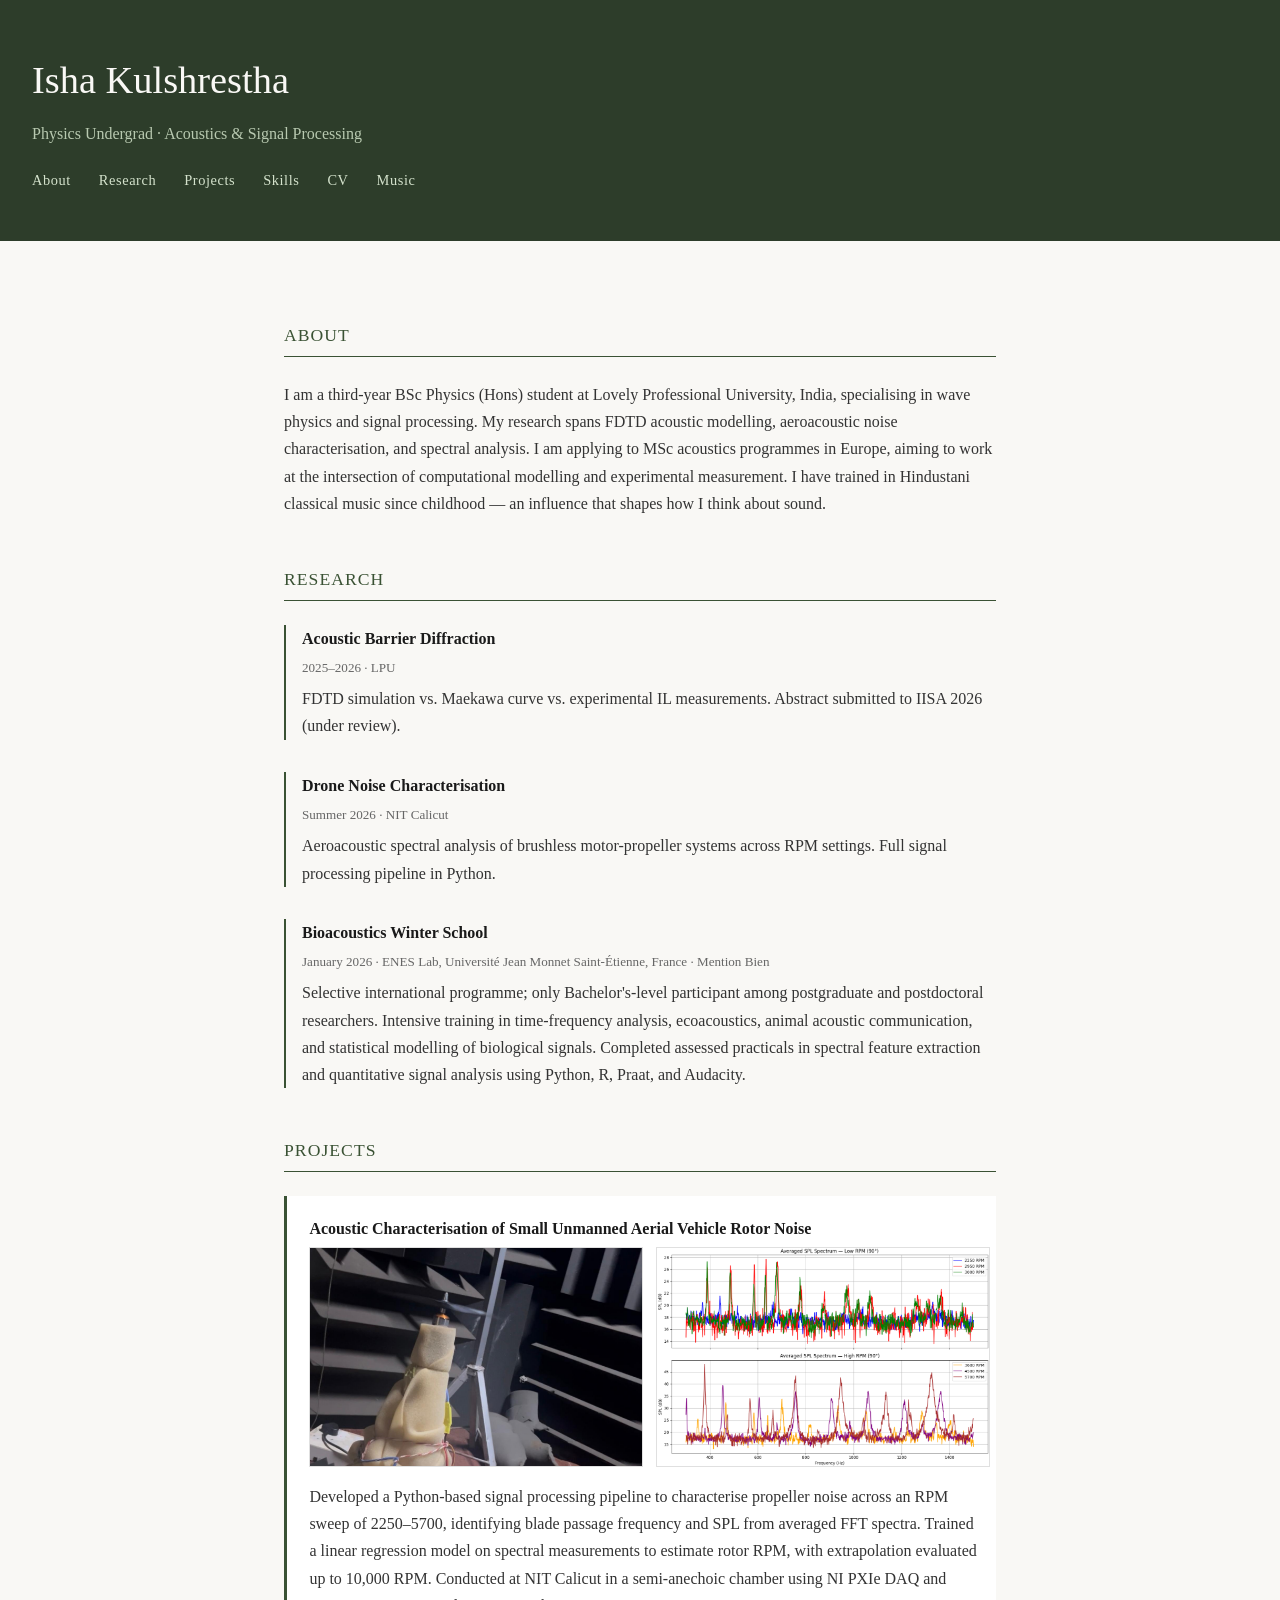
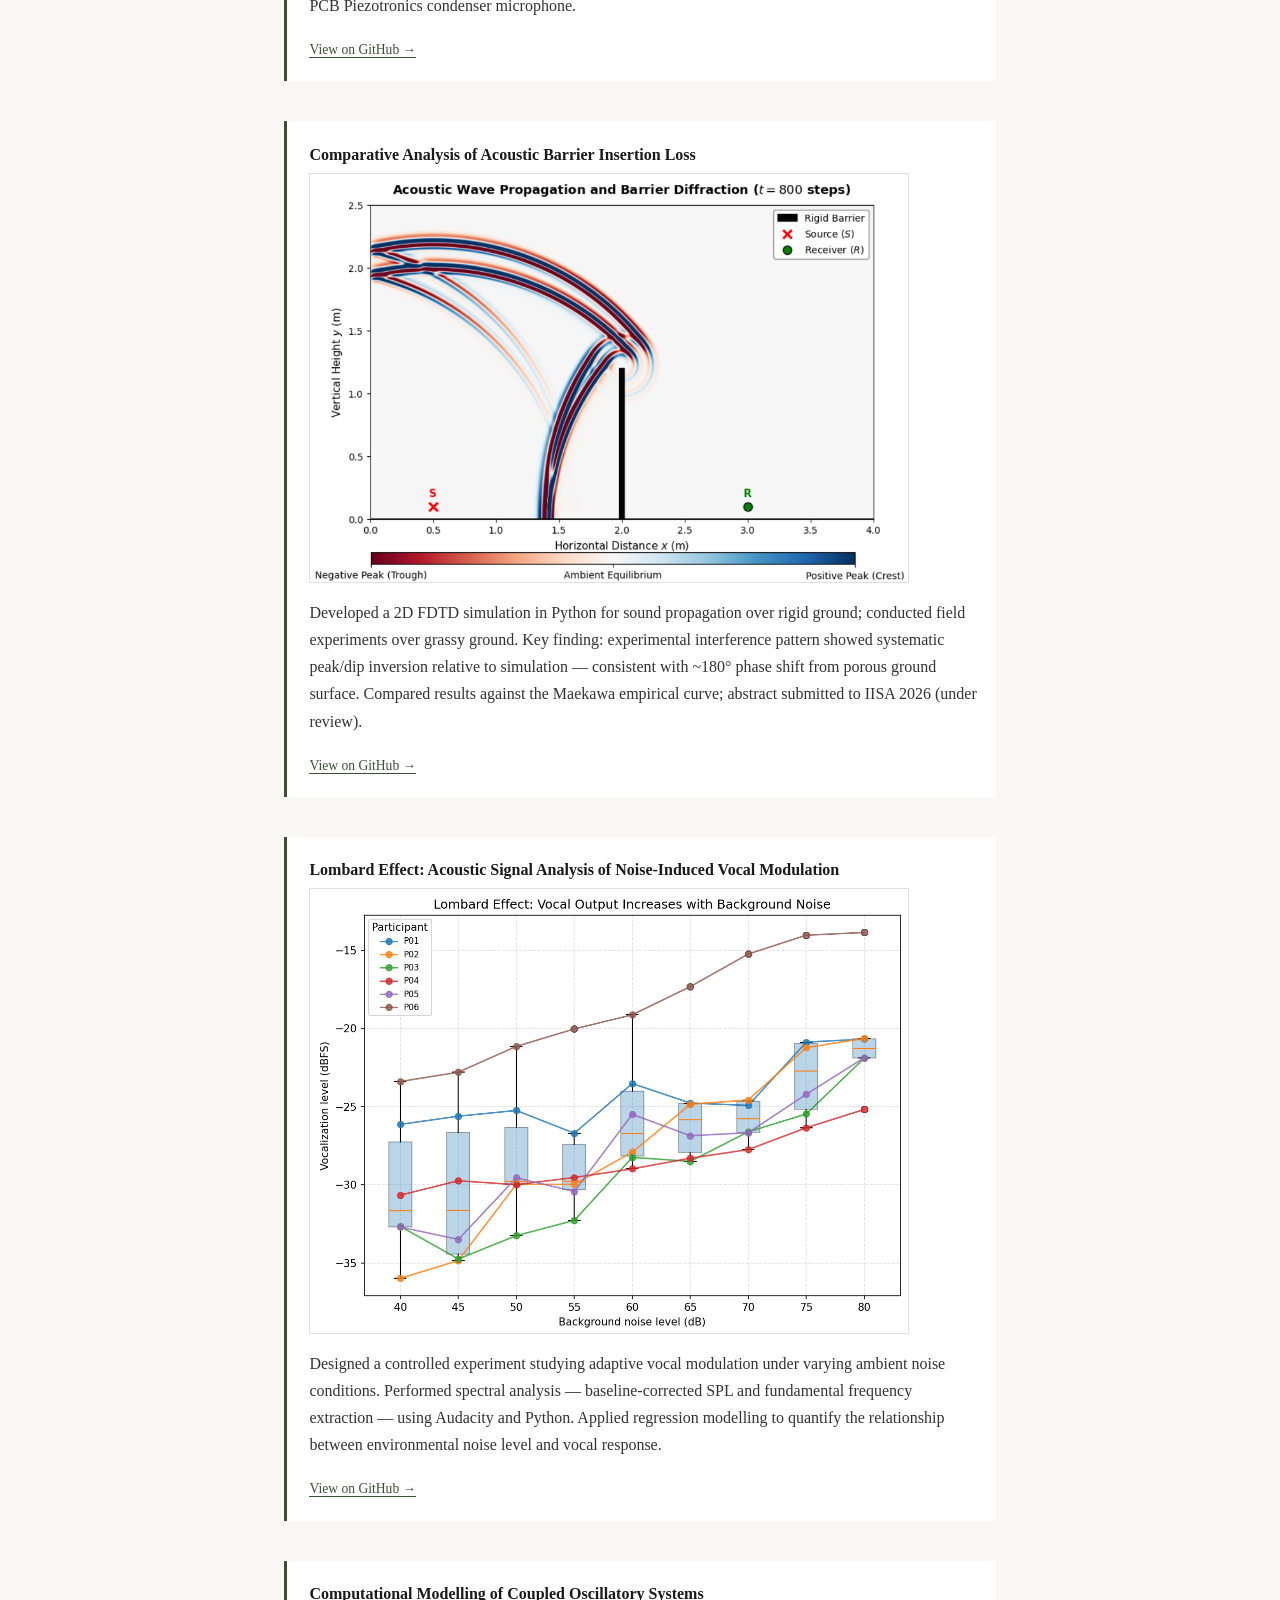
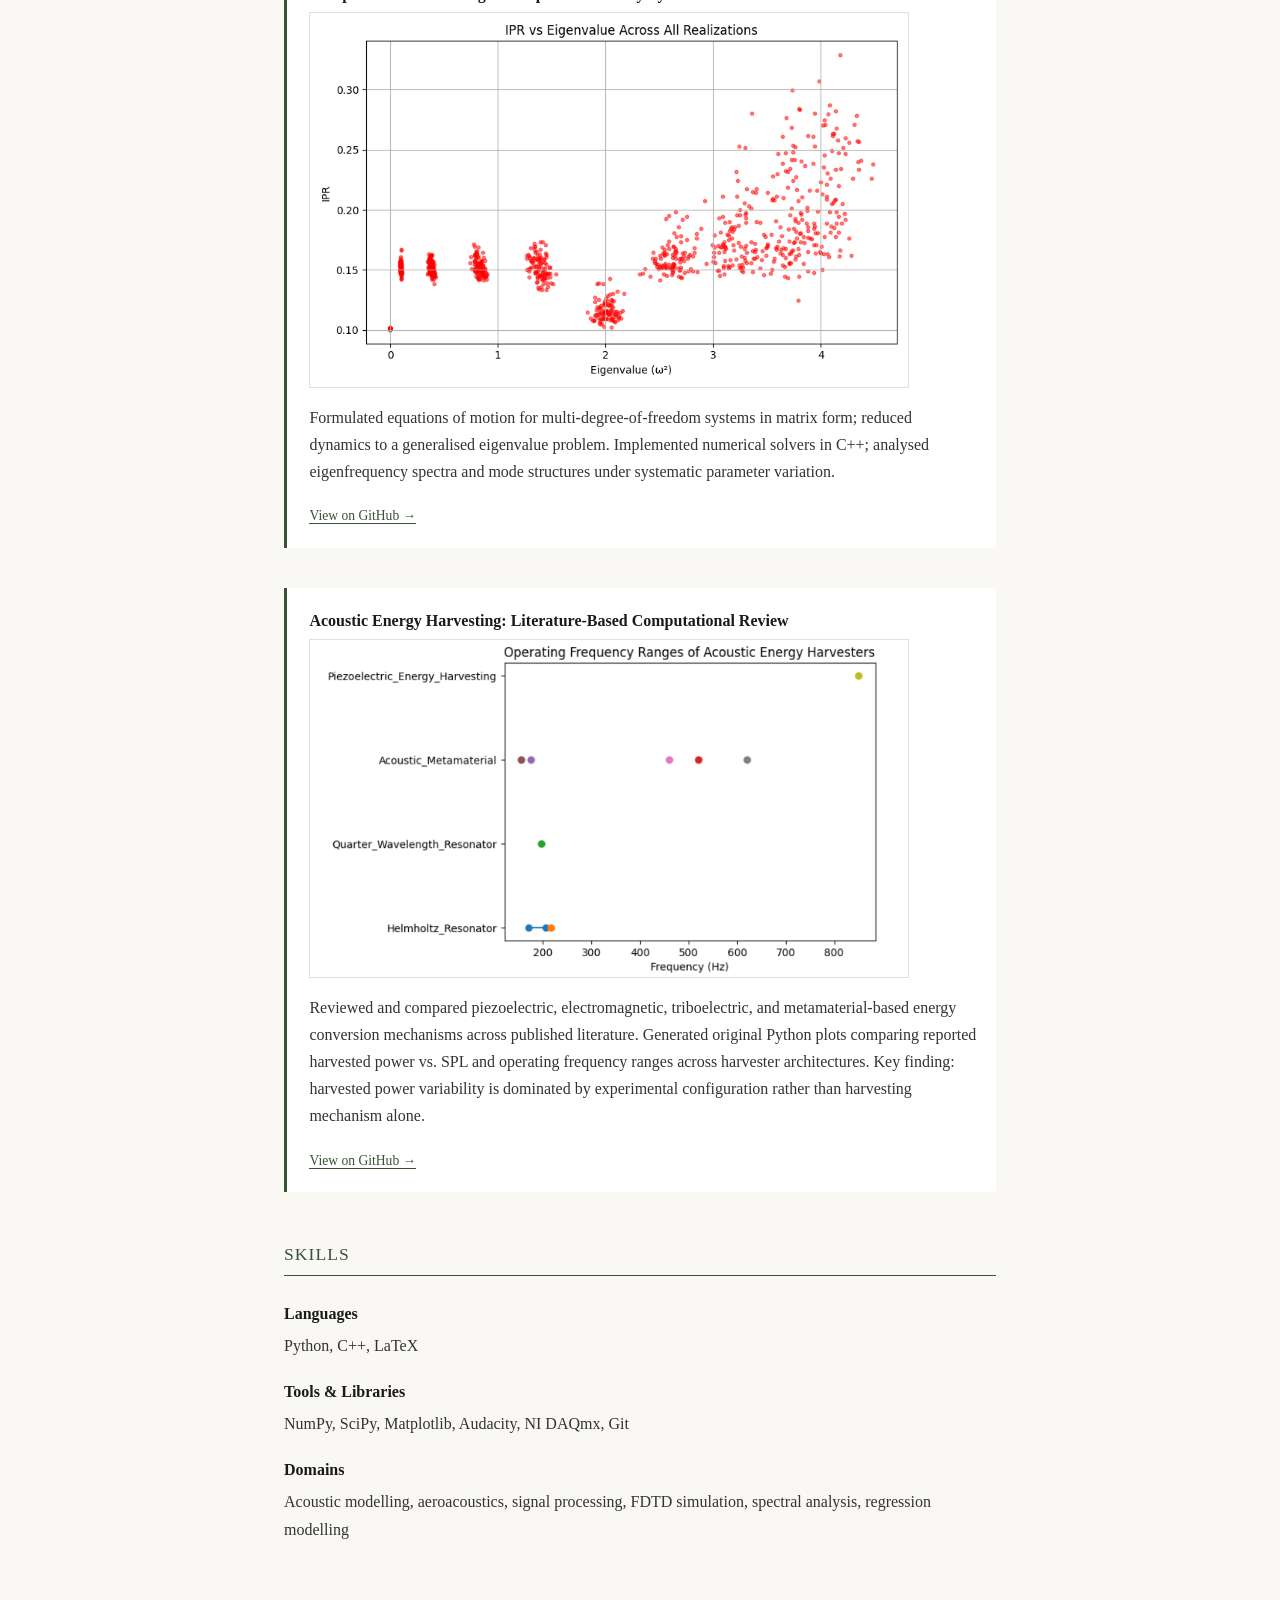
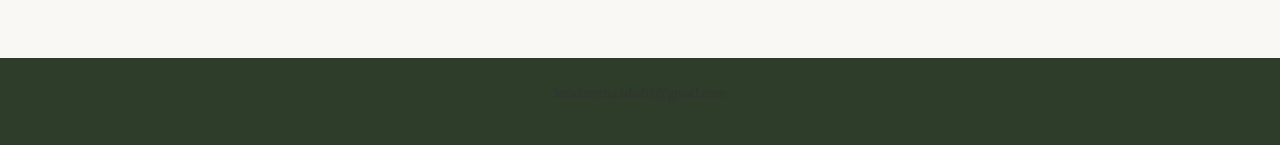
<file: index.html>
<!DOCTYPE html>
<html lang="en">
<head>
  <meta charset="UTF-8">
  <meta name="viewport" content="width=device-width, initial-scale=1.0">
  <title>Isha Kulshrestha</title>
  <link rel="stylesheet" href="style.css">
</head>
<body>

  <header id="hero">
    <h1>Isha Kulshrestha</h1>
    <p>Physics Undergrad · Acoustics & Signal Processing</p>
    <nav>
      <a href="#about">About</a>
      <a href="#research">Research</a>
      <a href="#projects">Projects</a>
      <a href="#skills">Skills</a>
      <a href="assets/CV.pdf" target="_blank">CV</a>
      <a href="music.html">Music</a>
    </nav>
  </header>

  <main>

    <section id="about">
      <h2>About</h2>
      <p>I am a third-year BSc Physics (Hons) student at Lovely Professional University, India, specialising in wave physics and signal processing. My research spans FDTD acoustic modelling, aeroacoustic noise characterisation, and spectral analysis. I am applying to MSc acoustics programmes in Europe, aiming to work at the intersection of computational modelling and experimental measurement. I have trained in Hindustani classical music since childhood — an influence that shapes how I think about sound.</p>
    </section>

    <section id="research">
      <h2>Research</h2>

      <div class="research-item">
        <h3>Acoustic Barrier Diffraction</h3>
        <p class="meta">2025–2026 · LPU</p>
        <p>FDTD simulation vs. Maekawa curve vs. experimental IL measurements. Abstract submitted to IISA 2026 (under review).</p>
      </div>

      <div class="research-item">
        <h3>Drone Noise Characterisation</h3>
        <p class="meta">Summer 2026 · NIT Calicut</p>
        <p>Aeroacoustic spectral analysis of brushless motor-propeller systems across RPM settings. Full signal processing pipeline in Python.</p>
      </div>

      <div class="research-item">
        <h3>Bioacoustics Winter School</h3>
        <p class="meta">January 2026 · ENES Lab, Université Jean Monnet Saint-Étienne, France · Mention Bien</p>
        <p>Selective international programme; only Bachelor's-level participant among postgraduate and postdoctoral researchers. Intensive training in time-frequency analysis, ecoacoustics, animal acoustic communication, and statistical modelling of biological signals. Completed assessed practicals in spectral feature extraction and quantitative signal analysis using Python, R, Praat, and Audacity.</p>
      </div>

    </section>

    <section id="projects">
      <h2>Projects</h2>

      <div class="project-card">
        <h3>Acoustic Characterisation of Small Unmanned Aerial Vehicle Rotor Noise</h3>
        <div class="image-row">
          <img src="assets/drone_setup.jpg" alt="Drone propeller test rig inside semi-anechoic chamber" class="project-img-half">
          <img src="assets/drone_spectrum.png" alt="Averaged SPL spectrum across RPM sweep" class="project-img-half">
      </div>
      <p>Developed a Python-based signal processing pipeline to characterise propeller noise across an RPM sweep of 2250–5700, identifying blade passage frequency and SPL from averaged FFT spectra. Trained a linear regression model on spectral measurements to estimate rotor RPM, with extrapolation evaluated up to 10,000 RPM. Conducted at NIT Calicut in a semi-anechoic chamber using NI PXIe DAQ and PCB Piezotronics condenser microphone.</p>
      <a href="https://github.com/IshaK-2006/drone_noise_assessment" target="_blank">View on GitHub →</a>
        </div>

      <div class="project-card">
        <h3>Comparative Analysis of Acoustic Barrier Insertion Loss</h3>
        <img src="assets/fdtd_diffraction.png" alt="Comparison of simulated and experimental insertion loss" class="project-img">
        <p>Developed a 2D FDTD simulation in Python for sound propagation over rigid ground; conducted field experiments over grassy ground. Key finding: experimental interference pattern showed systematic peak/dip inversion relative to simulation — consistent with ~180° phase shift from porous ground surface. Compared results against the Maekawa empirical curve; abstract submitted to IISA 2026 (under review).</p>
        <a href="https://github.com/IshaK-2006/Acoustic-Barrier-Diffraction" target="_blank">View on GitHub →</a>
      </div>

      <div class="project-card">
        <h3>Lombard Effect: Acoustic Signal Analysis of Noise-Induced Vocal Modulation</h3>
        <img src="assets/lombard_boxplot.png" alt="Vocalisation level vs. background noise level across participants" class="project-img">
        <p>Designed a controlled experiment studying adaptive vocal modulation under varying ambient noise conditions. Performed spectral analysis — baseline-corrected SPL and fundamental frequency extraction — using Audacity and Python. Applied regression modelling to quantify the relationship between environmental noise level and vocal response.</p>
        <a href="https://github.com/IshaK-2006/lombard-effect" target="_blank">View on GitHub →</a>
      </div>

      <div class="project-card">
        <h3>Computational Modelling of Coupled Oscillatory Systems</h3>
        <img src="assets/coupled_oscillations.png" alt="Inverse participation ratio vs. eigenvalue across realisations" class="project-img">
        <p>Formulated equations of motion for multi-degree-of-freedom systems in matrix form; reduced dynamics to a generalised eigenvalue problem. Implemented numerical solvers in C++; analysed eigenfrequency spectra and mode structures under systematic parameter variation.</p>
        <a href="https://github.com/IshaK-2006/small_oscillations" target="_blank">View on GitHub →</a>
      </div>

      <div class="project-card">
        <h3>Acoustic Energy Harvesting: Literature-Based Computational Review</h3>
        <img src="assets/energy_harvesting.png" alt="Operating frequency ranges of acoustic energy harvesting approaches" class="project-img">
        <p>Reviewed and compared piezoelectric, electromagnetic, triboelectric, and metamaterial-based energy conversion mechanisms across published literature. Generated original Python plots comparing reported harvested power vs. SPL and operating frequency ranges across harvester architectures. Key finding: harvested power variability is dominated by experimental configuration rather than harvesting mechanism alone.</p>
        <a href="https://github.com/IshaK-2006/acoustic_energy_harvesting" target="_blank">View on GitHub →</a>
      </div>

    </section>

    <section id="skills">
      <h2>Skills</h2>

      <div class="skill-group">
        <h3>Languages</h3>
        <p>Python, C++, LaTeX</p>
      </div>

      <div class="skill-group">
        <h3>Tools & Libraries</h3>
        <p>NumPy, SciPy, Matplotlib, Audacity, NI DAQmx, Git</p>
      </div>

      <div class="skill-group">
        <h3>Domains</h3>
        <p>Acoustic modelling, aeroacoustics, signal processing, FDTD simulation, spectral analysis, regression modelling</p>
      </div>

    </section>

  </main>

  <footer id="contact">
    <p>kulshrestha.isha05@gmail.com</p>
  </footer>

</body>
</html>
</file>
<file: style.css>
* {
  margin: 0;
  padding: 0;
  box-sizing: border-box;
}

body {
  font-family: 'Georgia', serif;
  color: #1a1a1a;
  background-color: #f9f8f5;
  line-height: 1.7;
}

/* HERO */
header#hero {
  background-color: #2d3d2a;
  color: #f9f8f5;
  padding: 3rem 2rem;
}

header#hero h1 {
  font-size: 2.4rem;
  font-weight: normal;
  margin-bottom: 0.4rem;
  color: #f9f8f5;
}

header#hero p {
  color: #b8c9b0;
  font-size: 1rem;
  margin-bottom: 1.2rem;
}

nav a {
  margin-right: 1.5rem;
  text-decoration: none;
  color: #d4e2cc;
  font-size: 0.9rem;
  letter-spacing: 0.04em;
}

nav a:hover {
  color: #ffffff;
}

/* MAIN CONTENT */
main {
  max-width: 760px;
  margin: 0 auto;
  padding: 2rem 1.5rem;
}

h2 {
  font-size: 1.1rem;
  font-weight: normal;
  color: #3a5234;
  letter-spacing: 0.06em;
  text-transform: uppercase;
  margin-bottom: 1.5rem;
  margin-top: 3rem;
  padding-bottom: 0.3rem;
  border-bottom: 1px solid #3a5234;
}

h3 {
  font-size: 1rem;
  font-weight: bold;
  color: #1a1a1a;
  margin-bottom: 0.3rem;
}

p {
  color: #333;
  margin-bottom: 1rem;
}

/* RESEARCH */
.research-item {
  margin-bottom: 2rem;
  padding-left: 1rem;
  border-left: 2px solid #3a5234;
}

.meta {
  font-size: 0.82rem;
  color: #666;
  margin-bottom: 0.4rem;
}

/* PROJECTS */
.project-card {
  margin-bottom: 2.5rem;
  padding: 1.2rem 1.2rem 1.2rem 1.4rem;
  border-left: 3px solid #3a5234;
  background-color: #ffffff;
}

.project-card a {
  font-size: 0.85rem;
  color: #3a5234;
  text-decoration: none;
  border-bottom: 1px solid #3a5234;
}

.project-card a:hover {
  color: #2d3d2a;
}

/* SKILLS */
.skill-group {
  margin-bottom: 1.2rem;
}

/* FOOTER */
footer {
  background-color: #2d3d2a;
  color: #b8c9b0;
  text-align: center;
  padding: 1.5rem;
  font-size: 0.85rem;
  margin-top: 4rem;
}

footer a {
  color: #d4e2cc;
  text-decoration: none;
}
.project-img {
  width: 100%;
  max-width: 600px;
  display: block;
  margin-bottom: 1rem;
  border: 1px solid #e0e0e0;
}
/* MUSIC PAGE */
.music-video {
  display: block;
  margin-bottom: 1rem;
  border: 1px solid #e0e0e0;
}

.music-video-square {
  width: 100%;
  max-width: 380px;
}

.music-video-tall {
  width: 100%;
  max-width: 320px;
}

.image-row {
  display: flex;
  gap: 0.8rem;
  margin-bottom: 1rem;
  align-items: center;
}

.project-img-half {
  width: 50%;
  height: 220px;
  object-fit: cover;
  border: 1px solid #e0e0e0;
  display: block;
}
</file>
